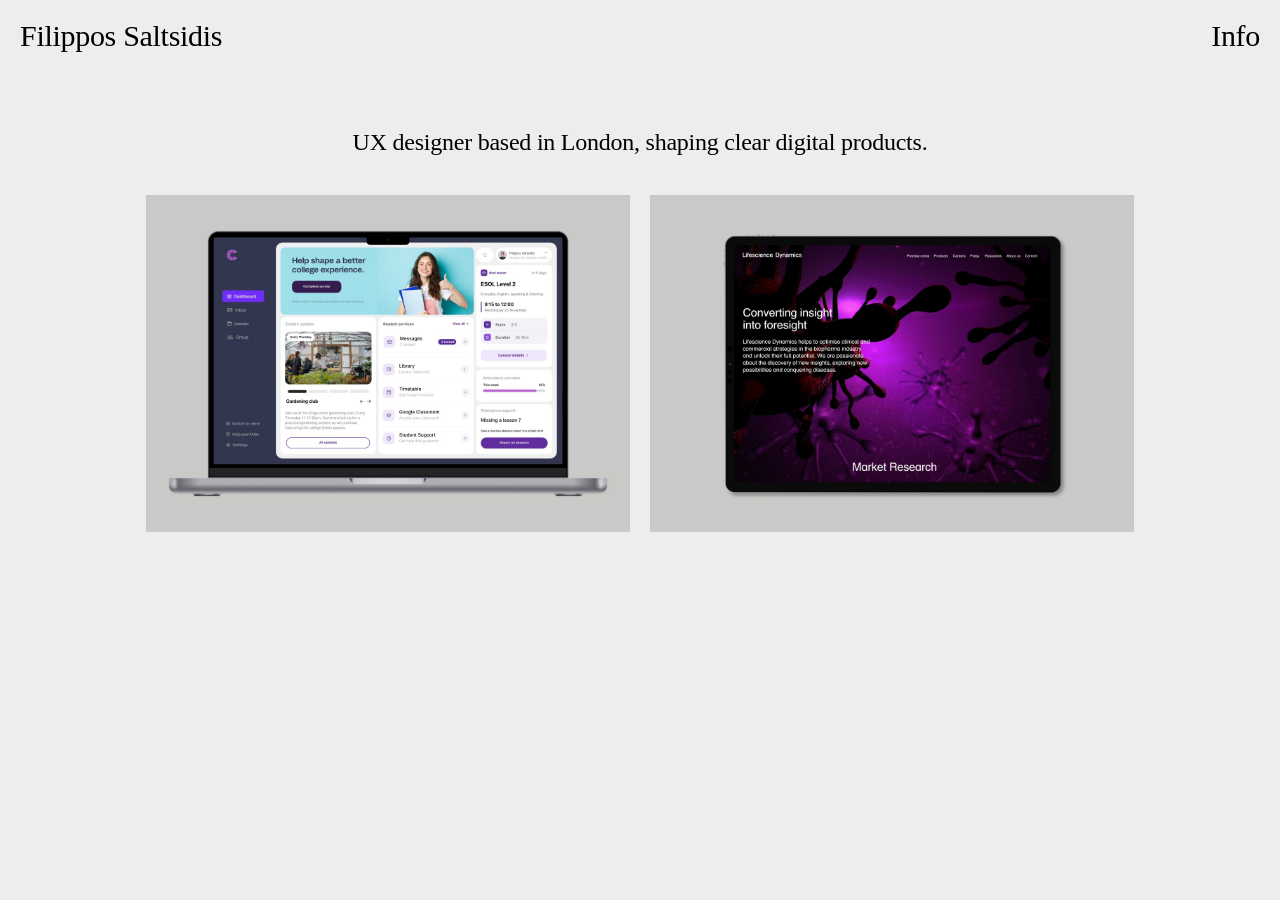
<file: index.html>
<!DOCTYPE html>
<html lang="en"><head><meta charset="utf-8">
<meta name="viewport" content="width=device-width,initial-scale=1">
<title>Filippos Saltsidis · UX/UI designer, London</title>
<meta name="description" content="Filippos Saltsidis is a London-based UX/UI designer. Selected work.">
<meta property="og:title" content="Filippos Saltsidis · UX/UI designer, London"><meta property="og:description" content="Filippos Saltsidis is a London-based UX/UI designer. Selected work.">
<link rel="icon" href="data:image/svg+xml,%3Csvg xmlns='http://www.w3.org/2000/svg' viewBox='0 0 64 64'%3E%3Crect width='64' height='64' rx='14' fill='%23000'/%3E%3Ctext x='32' y='44' font-family='Arial' font-weight='700' font-size='34' text-anchor='middle' fill='%23fff'%3EF%3C/text%3E%3C/svg%3E">
<link rel="icon" href="/favicon.svg" type="image/svg+xml">
<link rel="icon" href="/favicon.ico" sizes="48x48">
<link rel="apple-touch-icon" href="/apple-touch-icon.png">
<link rel="stylesheet" href="style.css?v=100">
</head><body class="home-page">
<header class="site-head"><a href="/">Filippos Saltsidis</a><a href="/about">Info</a></header>
<main>
<nav class="cats" aria-label="Project categories"><span>UX designer based in London, shaping clear digital products.</span></nav>
<div class="cards proj">
<a class="card" href="/work/dashboard"><div class="im"><img src="img/home/ccc-cover.jpg" alt="Redesigned Capital City College student dashboard shown on a laptop"></div><p class="cap"><span class="n">Capital City College</span><span class="c">,</span><span class="yr"> 2026</span></p></a>
<a class="card" href="/work/lifescience-dynamics"><div class="im"><img src="img/home/lsd-cover.jpg" alt="The Lifescience Dynamics website on a tablet"></div><p class="cap"><span class="n">Lifescience Dynamics</span><span class="c">,</span><span class="yr"> 2025</span></p></a>
</div>
<div class="home-end"></div>
</main>
<script>
(function(){
  var h=document.querySelector(".site-head"); if(!h) return;
  var hero=document.querySelector(".cs-hero"), last=window.scrollY, busy=false;
  function update(){
    var y=window.scrollY;
    if(y<=8){ h.classList.remove("hide"); last=y; }
    else if(Math.abs(y-last)>=6){
      h.classList.toggle("hide", y>last);
      last=y;
    }
    if(hero){ var bd=document.querySelector(".cs-body"); h.classList.toggle("over", bd.getBoundingClientRect().top > h.offsetHeight); }
    busy=false;
  }
  window.addEventListener("scroll",function(){ if(!busy){ busy=true; requestAnimationFrame(update); } },{passive:true});
  window.addEventListener("resize",update); update();
})();
</script>
</body></html>
</file>
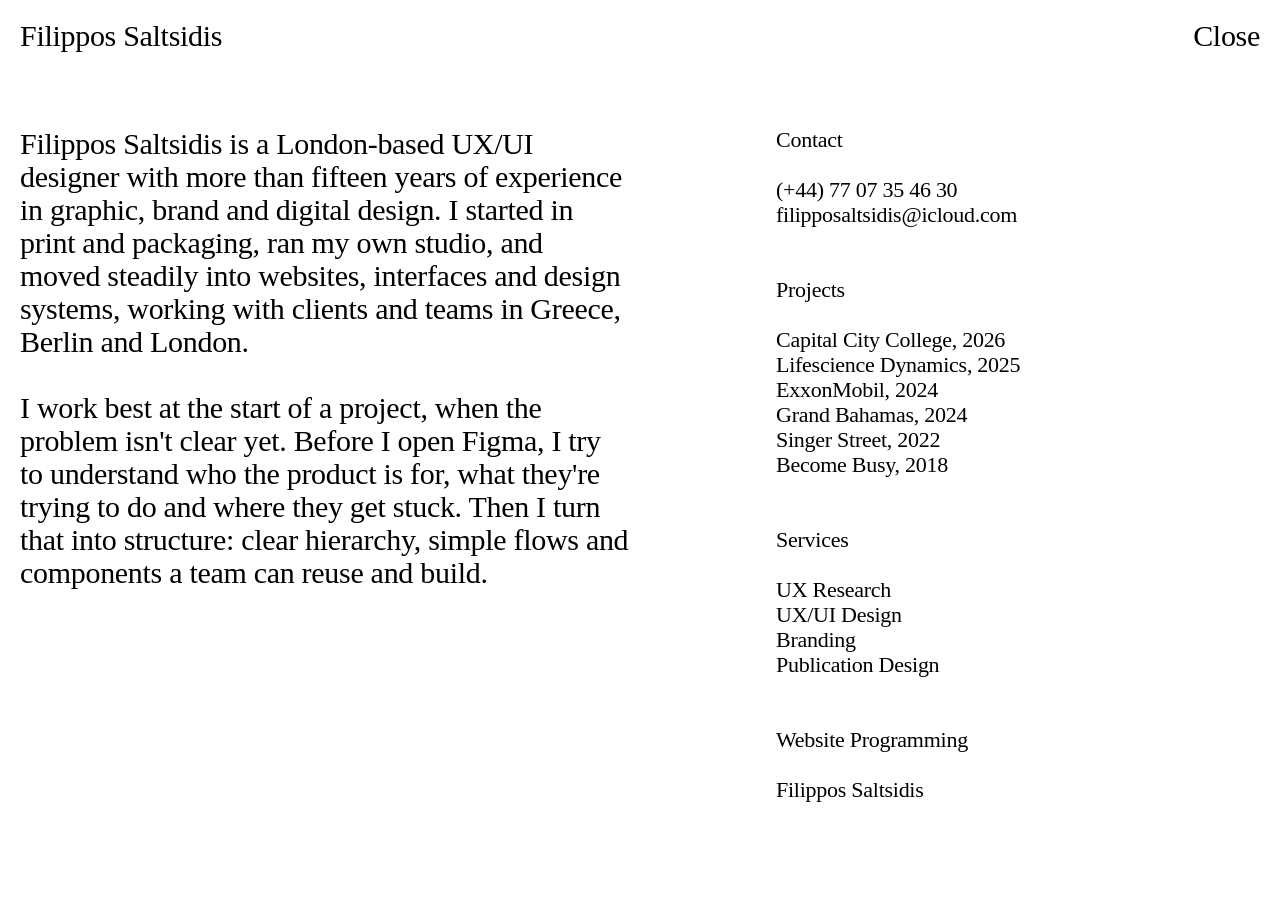
<file: about.html>
<!DOCTYPE html>
<html lang="en"><head><meta charset="utf-8">
<meta name="viewport" content="width=device-width,initial-scale=1">
<title>Info · Filippos Saltsidis</title>
<meta name="description" content="About Filippos Saltsidis, a London-based UX/UI designer.">
<meta property="og:title" content="Info · Filippos Saltsidis"><meta property="og:description" content="About Filippos Saltsidis, a London-based UX/UI designer.">
<link rel="icon" href="data:image/svg+xml,%3Csvg xmlns='http://www.w3.org/2000/svg' viewBox='0 0 64 64'%3E%3Crect width='64' height='64' rx='14' fill='%23000'/%3E%3Ctext x='32' y='44' font-family='Arial' font-weight='700' font-size='34' text-anchor='middle' fill='%23fff'%3EF%3C/text%3E%3C/svg%3E">
<link rel="icon" href="/favicon.svg" type="image/svg+xml">
<link rel="icon" href="/favicon.ico" sizes="48x48">
<link rel="apple-touch-icon" href="/apple-touch-icon.png">
<link rel="stylesheet" href="style.css?v=100">
</head><body class="about-page">
<main id="about-card" class="about-card" aria-label="About Filippos Saltsidis">
<div class="ac-head"><a class="ac-name" href="/">Filippos Saltsidis</a><a class="ac-close" href="/">Close</a></div>
<div class="ac-left">
<p>Filippos Saltsidis is a London-based UX/UI designer with more than fifteen years of experience in graphic, brand and digital design. I started in print and packaging, ran my own studio, and moved steadily into websites, interfaces and design systems, working with clients and teams in Greece, Berlin and London.</p>
<p>I work best at the start of a project, when the problem isn't clear yet. Before I open Figma, I try to understand who the product is for, what they're trying to do and where they get stuck. Then I turn that into structure: clear hierarchy, simple flows and components a team can reuse and build.</p>
</div>
<div class="ac-right">
<section><p>Contact</p>
<p><a href="tel:+447707354630">(+44) 77 07 35 46 30</a><br><a href="mailto:filipposaltsidis@icloud.com">filipposaltsidis@icloud.com</a></p></section>
<section><p>Projects</p>
<p>Capital City College, 2026<br>Lifescience Dynamics, 2025<br>ExxonMobil, 2024<br>Grand Bahamas, 2024<br>Singer Street, 2022<br>Become Busy, 2018</p></section>
<section><p>Services</p>
<p>UX Research<br>UX/UI Design<br>Branding<br>Publication Design</p></section>
<section><p>Website Programming</p>
<p>Filippos Saltsidis</p></section>
</div>
</main>
</body></html>
</file>
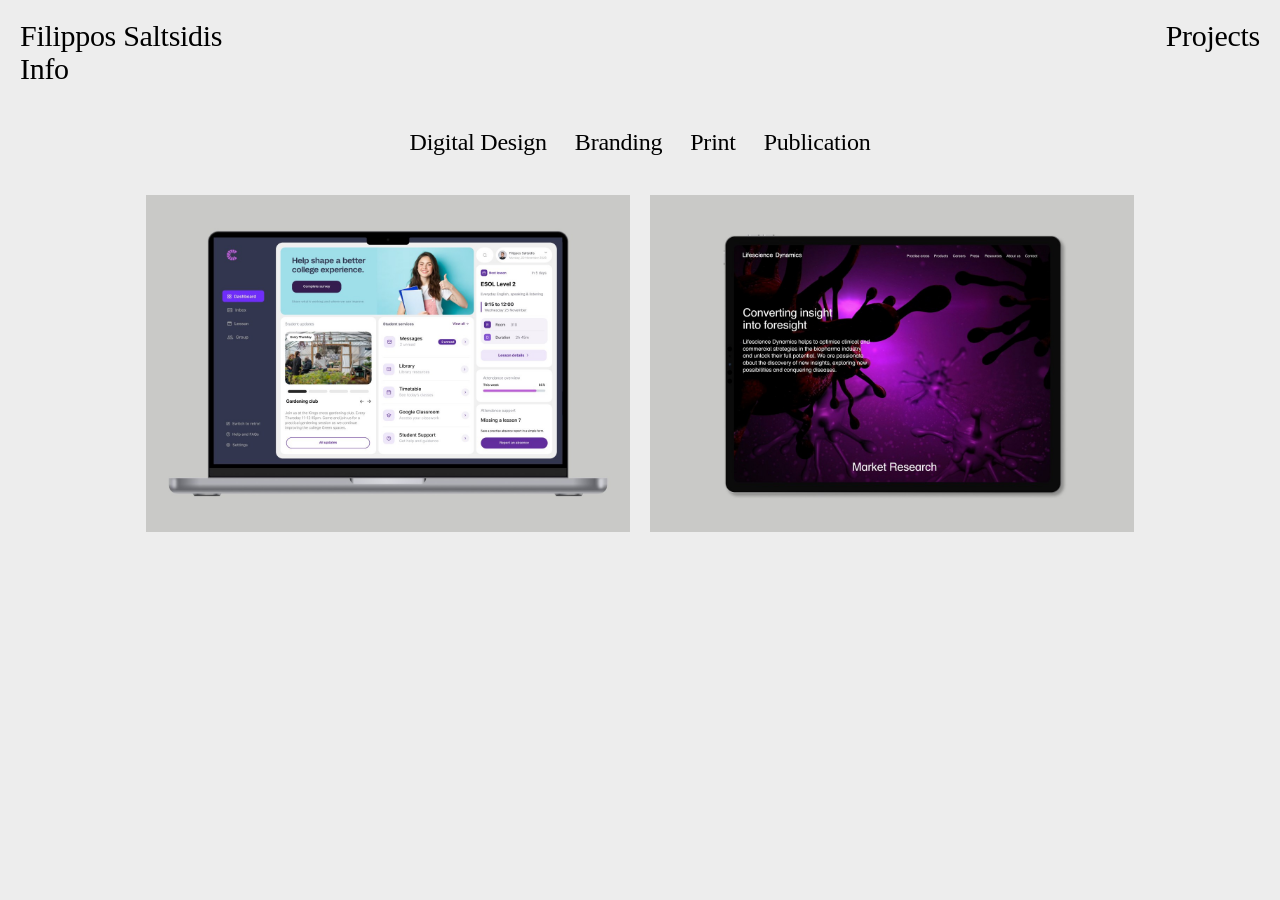
<file: projects.html>
<!DOCTYPE html>
<html lang="en"><head><meta charset="utf-8">
<meta name="viewport" content="width=device-width,initial-scale=1">
<title>Projects · Filippos Saltsidis</title>
<meta name="description" content="Selected UX/UI projects by Filippos Saltsidis.">
<meta property="og:title" content="Projects · Filippos Saltsidis"><meta property="og:description" content="Selected UX/UI projects by Filippos Saltsidis.">
<link rel="icon" href="data:image/svg+xml,%3Csvg xmlns='http://www.w3.org/2000/svg' viewBox='0 0 64 64'%3E%3Crect width='64' height='64' rx='14' fill='%23000'/%3E%3Ctext x='32' y='44' font-family='Arial' font-weight='700' font-size='34' text-anchor='middle' fill='%23fff'%3EF%3C/text%3E%3C/svg%3E">
<link rel="icon" href="/favicon.svg" type="image/svg+xml">
<link rel="icon" href="/favicon.ico" sizes="48x48">
<link rel="apple-touch-icon" href="/apple-touch-icon.png">
<link rel="stylesheet" href="style.css?v=67">
</head><body class="home-page">
<header class="site-head"><a href="/">Filippos Saltsidis</a><span aria-current="page">Projects</span><a href="/about">Info</a></header>
<main>
<nav class="cats" aria-label="Project categories"><span>Digital Design</span><span>Branding</span><span>Print</span><span>Publication</span></nav>
<div class="cards proj">
<a class="card" href="/work/dashboard"><div class="im"><img src="img/home/ccc-cover.jpg" alt="Redesigned Capital City College student dashboard shown on a laptop"></div><p class="cap"><span class="n">Capital City College</span><span class="c">,</span><span class="yr"> 2026</span></p></a>
<a class="card" href="/work/lifescience-dynamics"><div class="im"><img src="img/home/lsd-cover.jpg" alt="The Lifescience Dynamics website on a tablet"></div><p class="cap"><span class="n">Lifescience Dynamics</span><span class="c">,</span><span class="yr"> 2025</span></p></a>
</div>
<div class="home-end"></div>
</main>
<script>
(function(){
  var h=document.querySelector(".site-head"); if(!h) return;
  var hero=document.querySelector(".cs-hero"), last=window.scrollY, busy=false;
  function update(){
    var y=window.scrollY;
    if(y<=8){ h.classList.remove("hide"); last=y; }
    else if(Math.abs(y-last)>=6){
      h.classList.toggle("hide", y>last);
      last=y;
    }
    if(hero){ var bd=document.querySelector(".cs-body"); h.classList.toggle("over", bd.getBoundingClientRect().top > h.offsetHeight); }
    busy=false;
  }
  window.addEventListener("scroll",function(){ if(!busy){ busy=true; requestAnimationFrame(update); } },{passive:true});
  window.addEventListener("resize",update); update();
})();
</script>
</body></html>
</file>
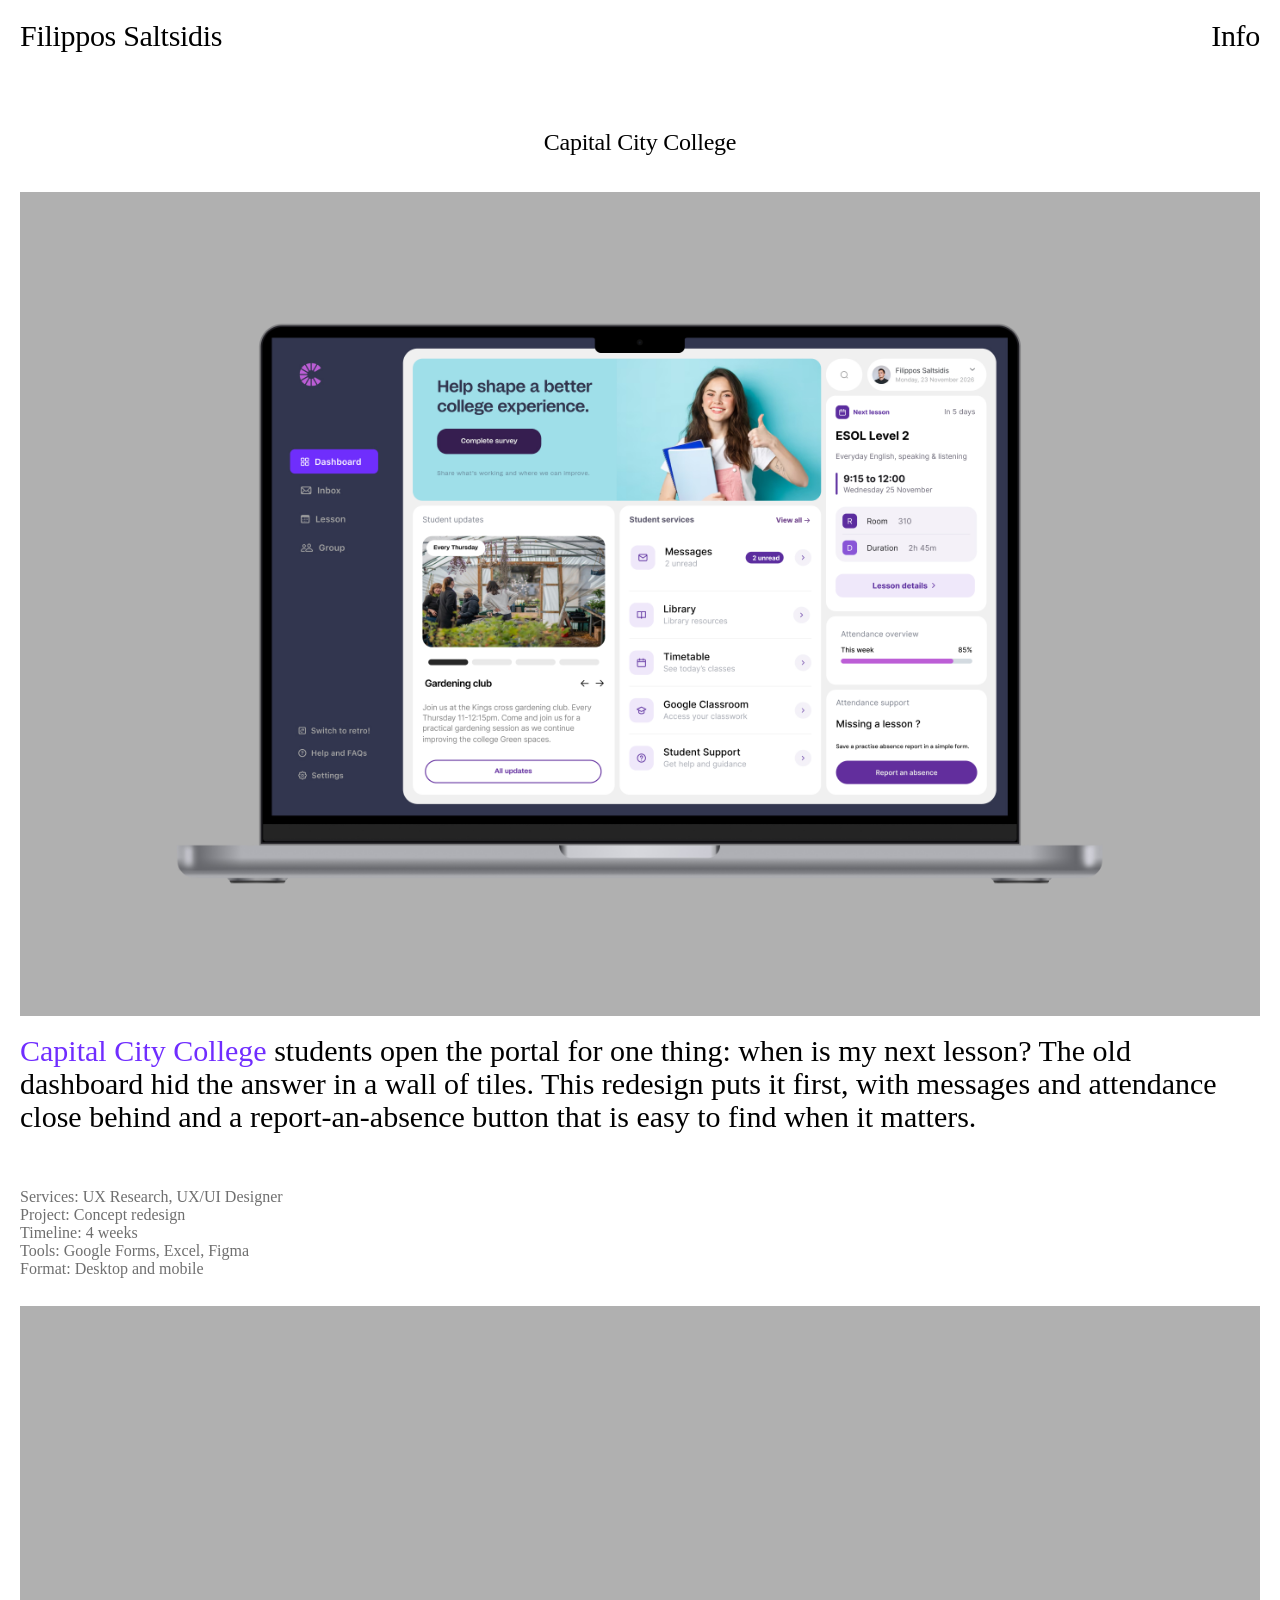
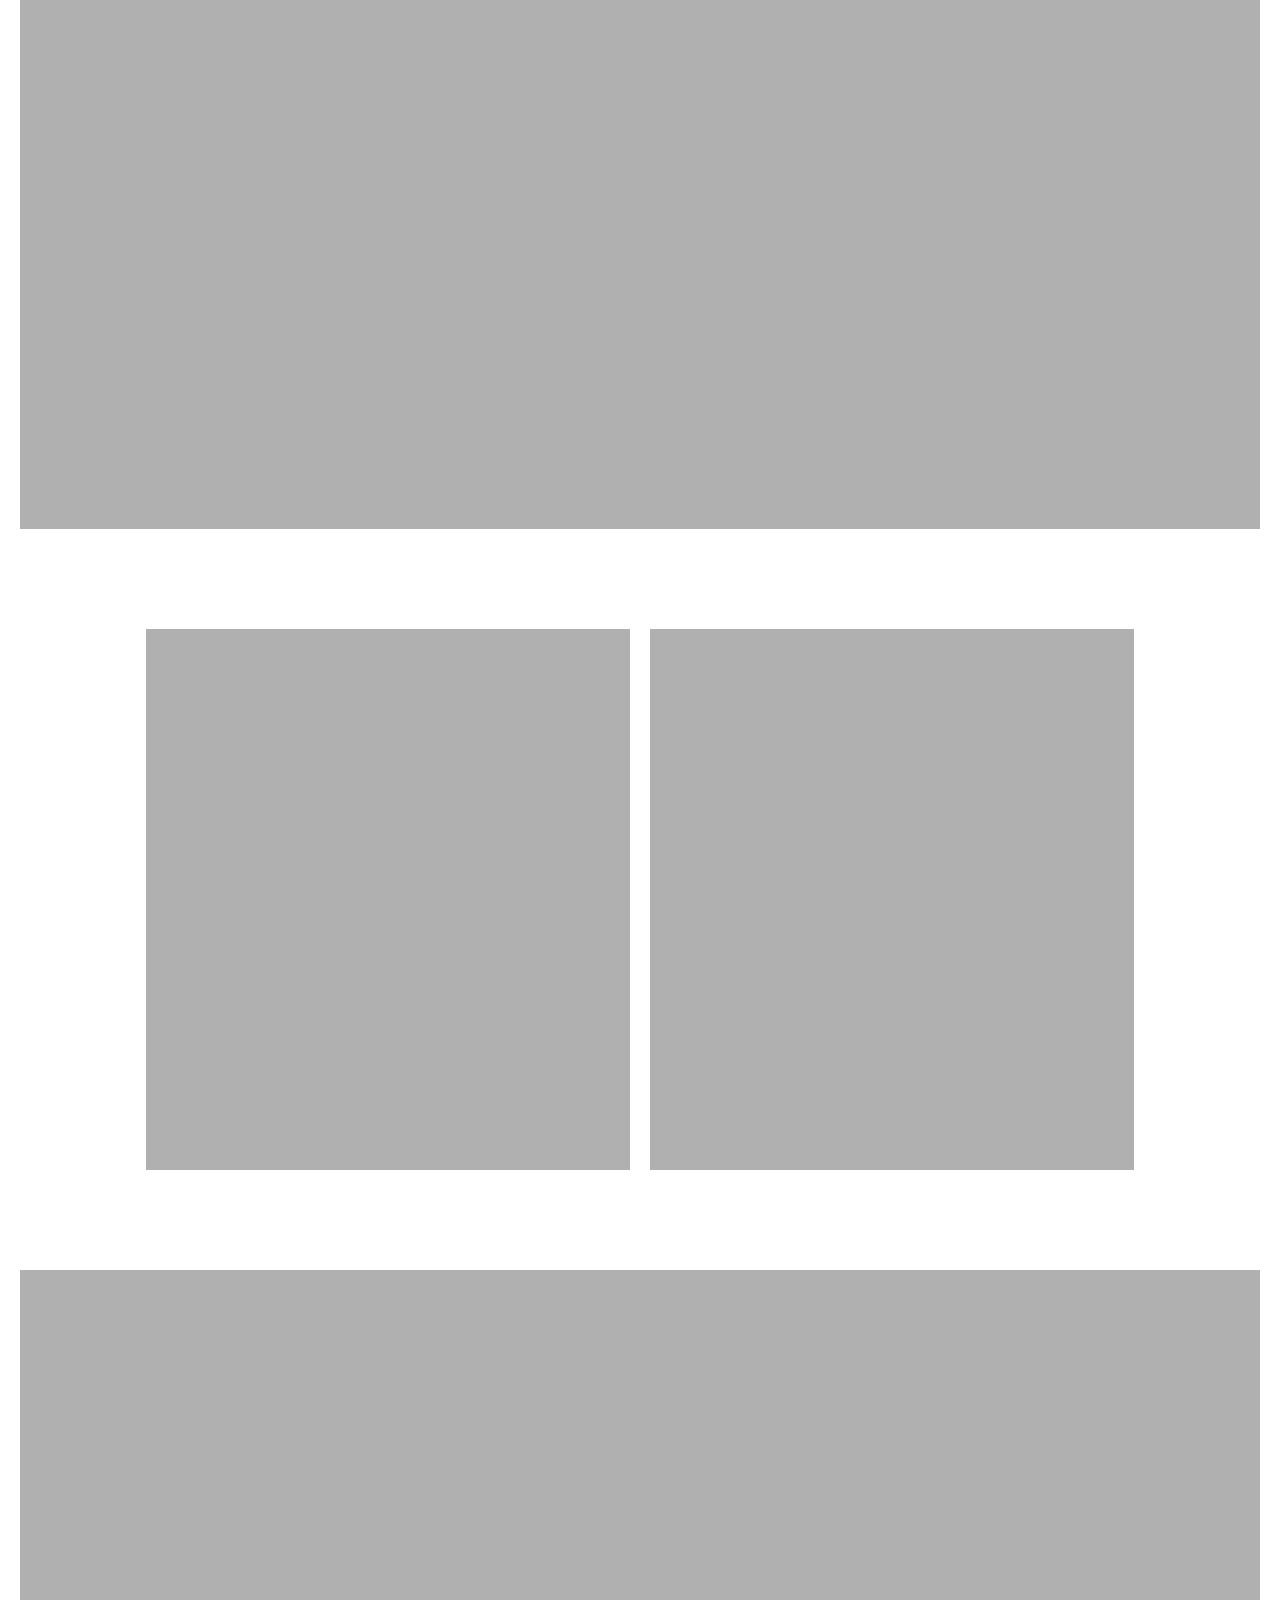
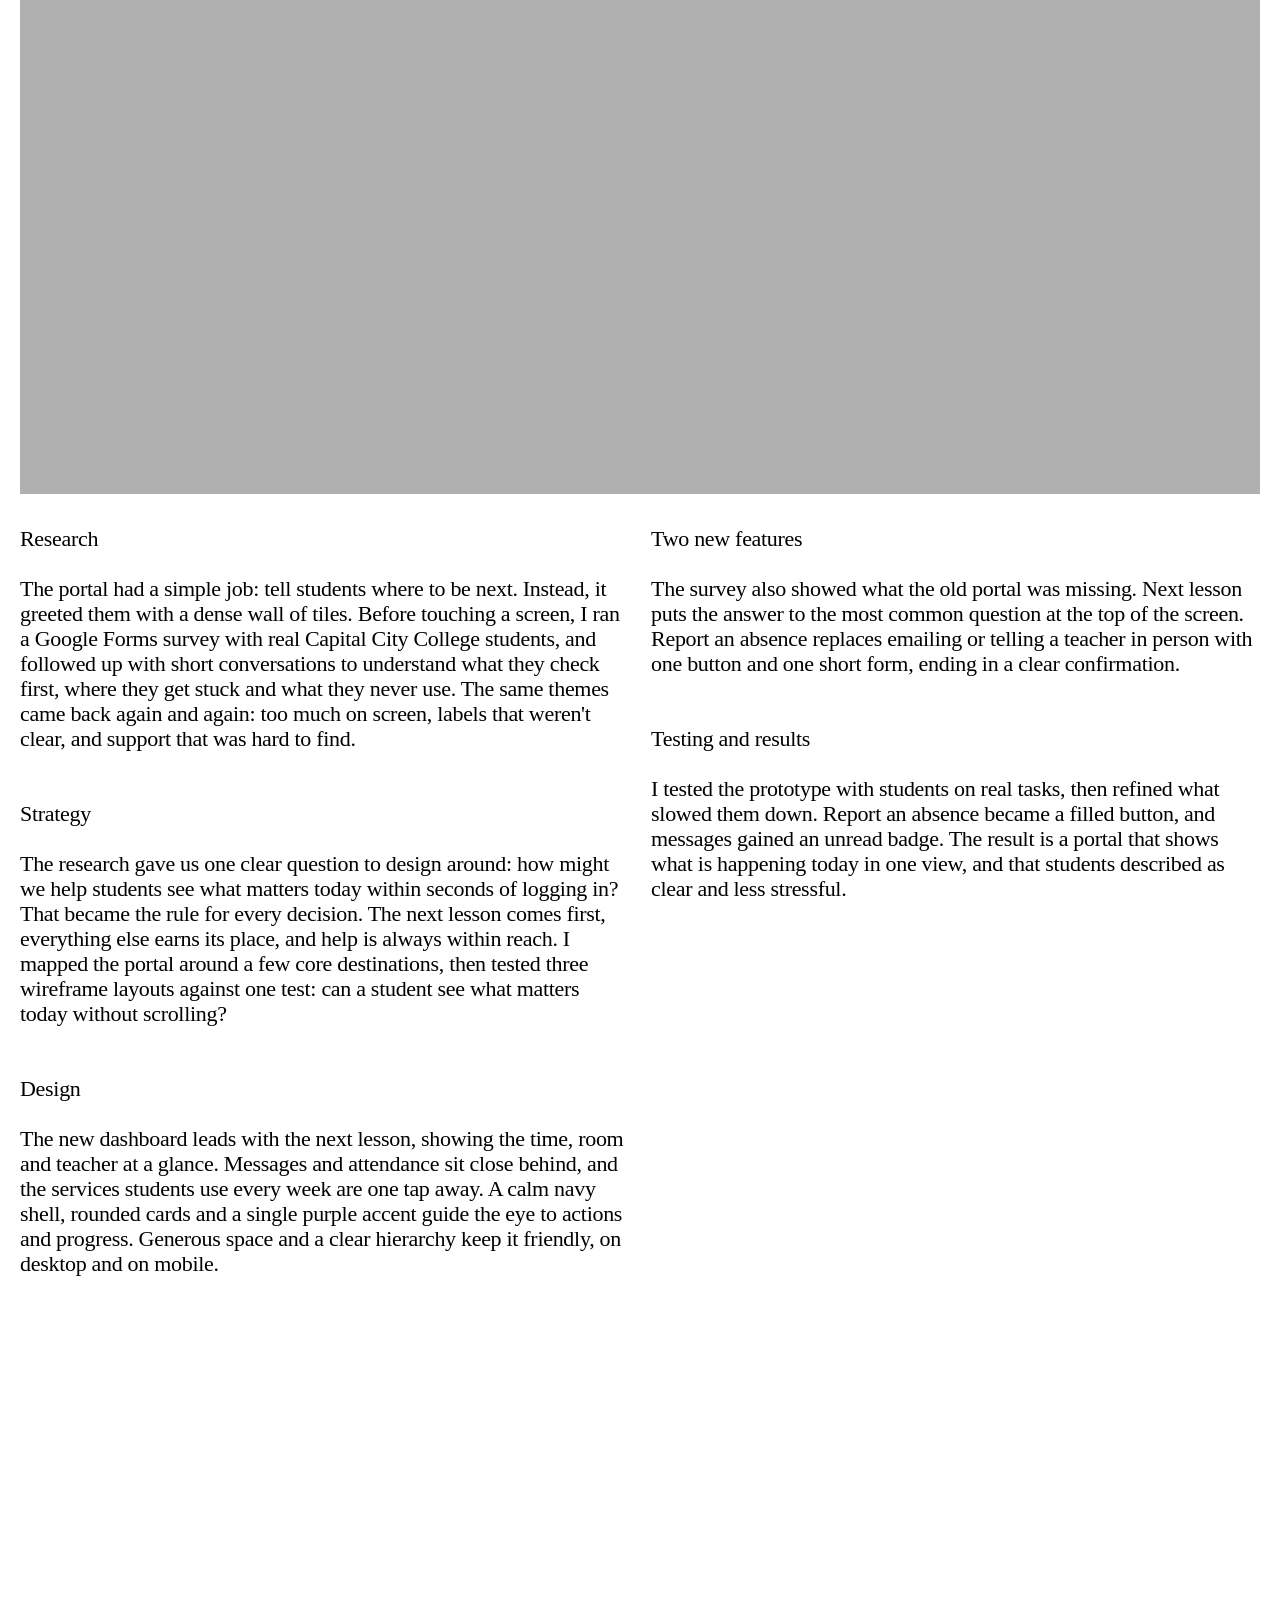
<file: work/dashboard.html>
<!DOCTYPE html>
<html lang="en"><head><meta charset="utf-8">
<meta name="viewport" content="width=device-width,initial-scale=1">
<title>Capital City College · Filippos Saltsidis</title>
<meta name="description" content="Capital City College student dashboard redesign: a UX/UI concept project.">
<meta property="og:title" content="Capital City College · Filippos Saltsidis"><meta property="og:description" content="Capital City College student dashboard redesign: a UX/UI concept project.">
<link rel="icon" href="data:image/svg+xml,%3Csvg xmlns='http://www.w3.org/2000/svg' viewBox='0 0 64 64'%3E%3Crect width='64' height='64' rx='14' fill='%23000'/%3E%3Ctext x='32' y='44' font-family='Arial' font-weight='700' font-size='34' text-anchor='middle' fill='%23fff'%3EF%3C/text%3E%3C/svg%3E">
<link rel="icon" href="/favicon.svg" type="image/svg+xml">
<link rel="icon" href="/favicon.ico" sizes="48x48">
<link rel="apple-touch-icon" href="/apple-touch-icon.png">
<link rel="stylesheet" href="../style.css?v=100">
</head><body class="cspage">
<header class="site-head over"><a href="/">Filippos Saltsidis</a><a href="/about">Info</a></header>
<main>
<nav class="cats cs-cats" aria-label="Project title"><span>Capital City College</span></nav>
<div class="cs-hero fit"><img src="../img/ccc-hero.jpg" alt="The redesigned dashboard: next lesson, student services, attendance overview and the report an absence button"></div>
<div class="cs-body">
<h1 class="sr">Capital City College</h1>
<div class="cs-lead">
<p id="lead"><span class="nm">Capital City College</span> students open the portal for one thing: when is my next lesson? The old dashboard hid the answer in a wall of tiles. This redesign puts it first, with messages and attendance close behind and a report-an-absence button that is easy to find when it matters.</p>
<button class="more" type="button" aria-controls="lead" aria-expanded="false" hidden>read more</button>
</div>
<ul class="cs-meta">
<li>Services: UX Research, UX/UI Designer</li>
<li>Project: Concept redesign</li>
<li>Timeline: 4 weeks</li>
<li>Tools: Google Forms, Excel, Figma</li>
<li>Format: Desktop and mobile</li>
</ul>
<div class="cs-blocks">
<!-- Placeholders from the Figma layout: replace with project images -->
<div class="blk b2" role="presentation"></div>
<div class="pair"><div class="blk" role="presentation"></div><div class="blk" role="presentation"></div></div>
<div class="blk b3" role="presentation"></div>
</div>
<section class="cs-story">
<div class="col">
<div class="row"><h2>Research</h2><p>The portal had a simple job: tell students where to be next. Instead, it greeted them with a dense wall of tiles. Before touching a screen, I ran a Google Forms survey with real Capital City College students, and followed up with short conversations to understand what they check first, where they get stuck and what they never use. The same themes came back again and again: too much on screen, labels that weren't clear, and support that was hard to find.</p></div>
<div class="row"><h2>Strategy</h2><p>The research gave us one clear question to design around: how might we help students see what matters today within seconds of logging in? That became the rule for every decision. The next lesson comes first, everything else earns its place, and help is always within reach. I mapped the portal around a few core destinations, then tested three wireframe layouts against one test: can a student see what matters today without scrolling?</p></div>
<div class="row"><h2>Design</h2><p>The new dashboard leads with the next lesson, showing the time, room and teacher at a glance. Messages and attendance sit close behind, and the services students use every week are one tap away. A calm navy shell, rounded cards and a single purple accent guide the eye to actions and progress. Generous space and a clear hierarchy keep it friendly, on desktop and on mobile.</p></div>
</div>
<div class="col">
<div class="row"><h2>Two new features</h2><p>The survey also showed what the old portal was missing. Next lesson puts the answer to the most common question at the top of the screen. Report an absence replaces emailing or telling a teacher in person with one button and one short form, ending in a clear confirmation.</p></div>
<div class="row"><h2>Testing and results</h2><p>I tested the prototype with students on real tasks, then refined what slowed them down. Report an absence became a filled button, and messages gained an unread badge. The result is a portal that shows what is happening today in one view, and that students described as clear and less stressful.</p></div>
</div>
</section>
<div class="cs-end"></div>
</div>
</main>
<script>
(function(){
  var p=document.getElementById("lead"), b=document.querySelector(".more");
  if(!p||!b) return;
  function check(){
    if(p.classList.contains("open")) return;
    p.classList.add("clamp");
    b.hidden = !(p.scrollHeight > p.clientHeight + 1);
  }
  b.addEventListener("click",function(){
    var open=p.classList.toggle("open");
    p.classList.toggle("clamp",!open);
    b.setAttribute("aria-expanded",open);
    b.textContent=open?"read less":"read more";
  });
  check(); window.addEventListener("resize",check);
  if(document.fonts&&document.fonts.ready) document.fonts.ready.then(check);
})();
</script>
<script>
(function(){
  var h=document.querySelector(".site-head"); if(!h) return;
  var hero=document.querySelector(".cs-hero"), last=window.scrollY, busy=false;
  function update(){
    var y=window.scrollY;
    if(y<=8){ h.classList.remove("hide"); last=y; }
    else if(Math.abs(y-last)>=6){
      h.classList.toggle("hide", y>last);
      last=y;
    }
    if(hero){ var bd=document.querySelector(".cs-body"); h.classList.toggle("over", bd.getBoundingClientRect().top > h.offsetHeight); }
    busy=false;
  }
  window.addEventListener("scroll",function(){ if(!busy){ busy=true; requestAnimationFrame(update); } },{passive:true});
  window.addEventListener("resize",update); update();
})();
</script>
</body></html>
</file>
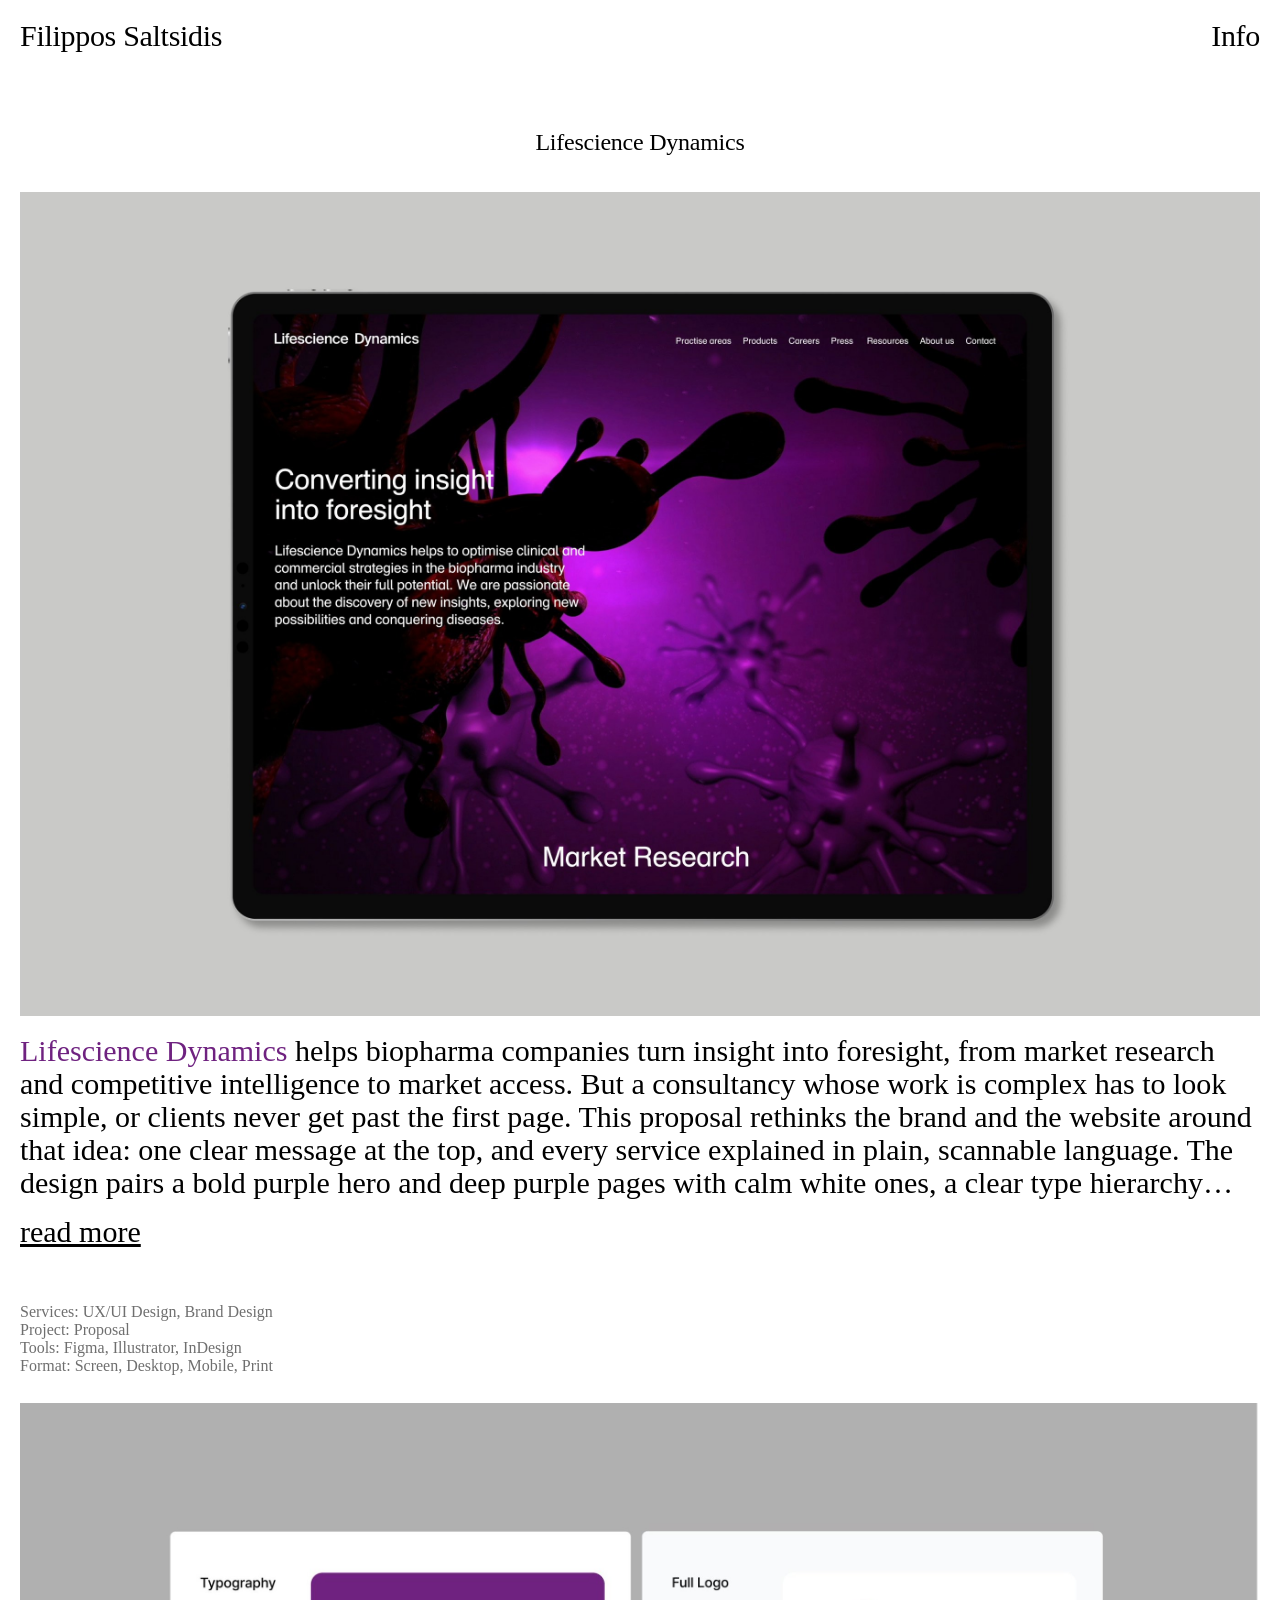
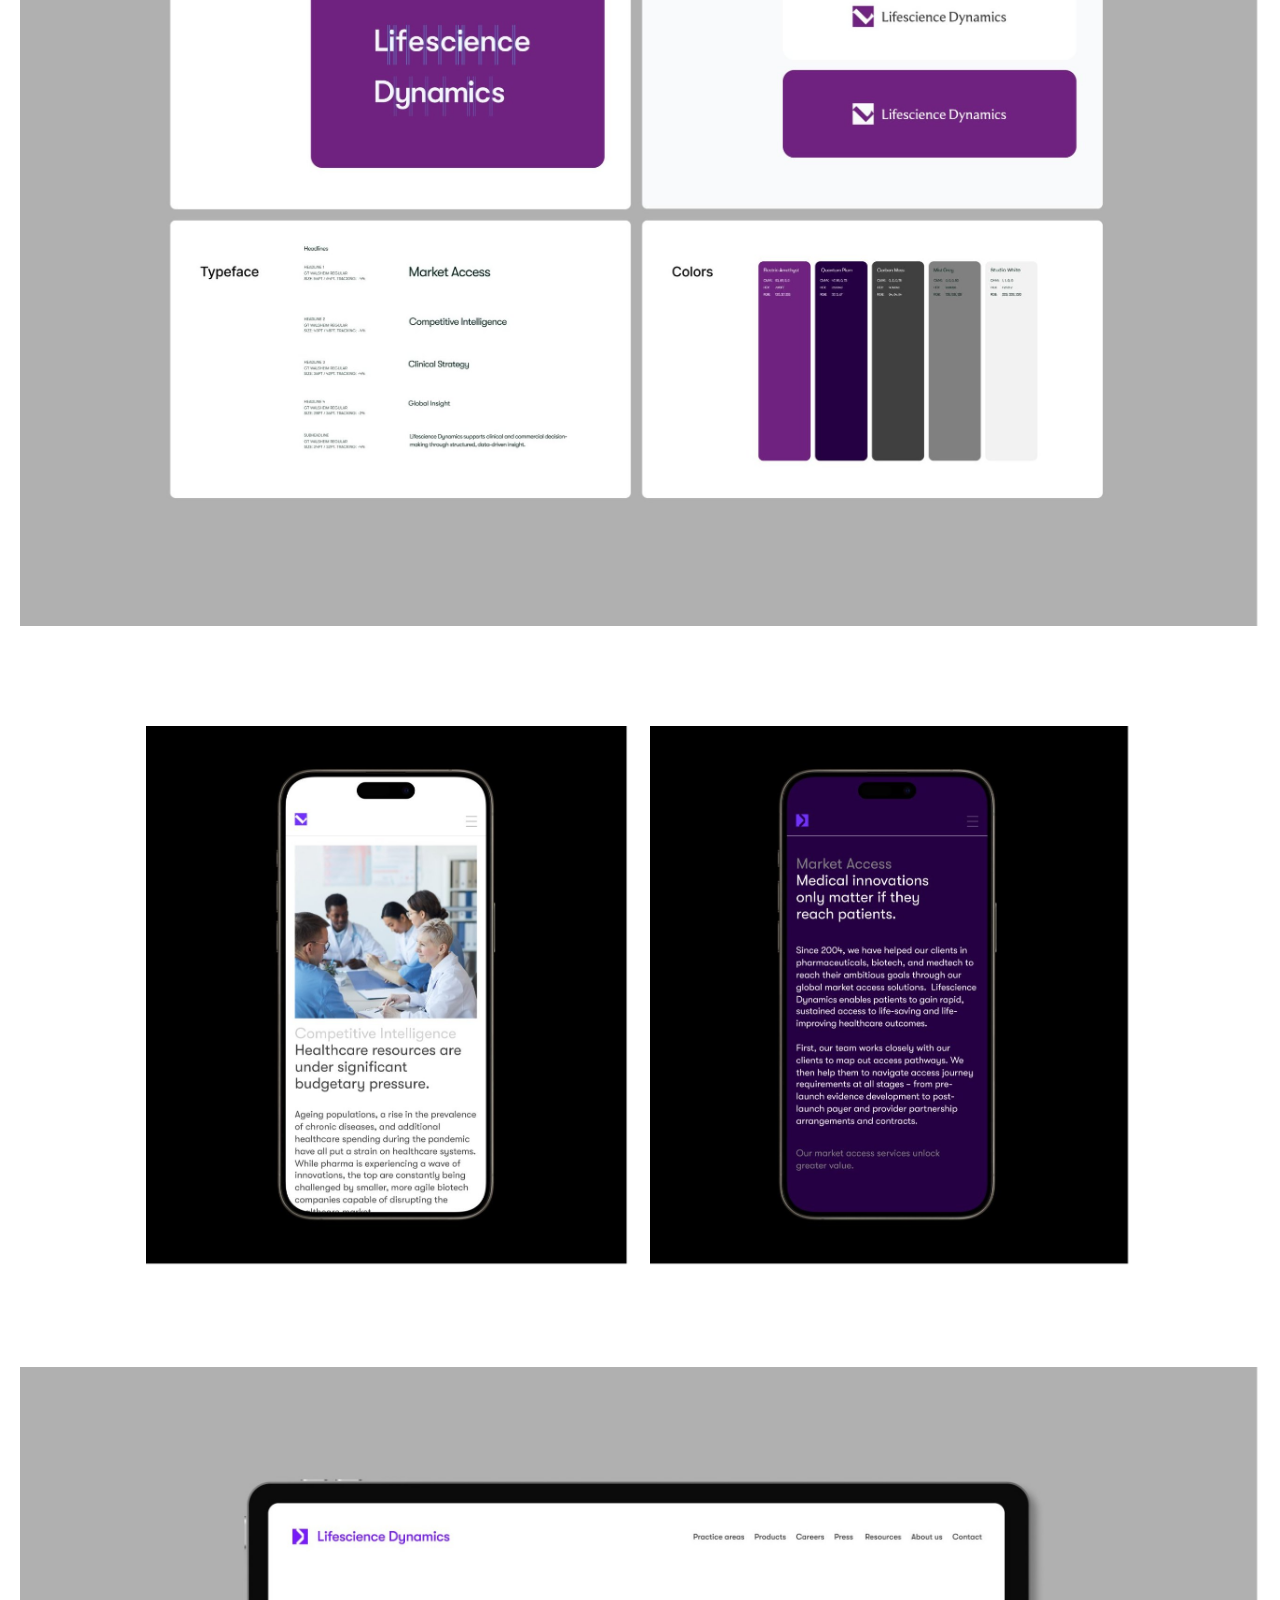
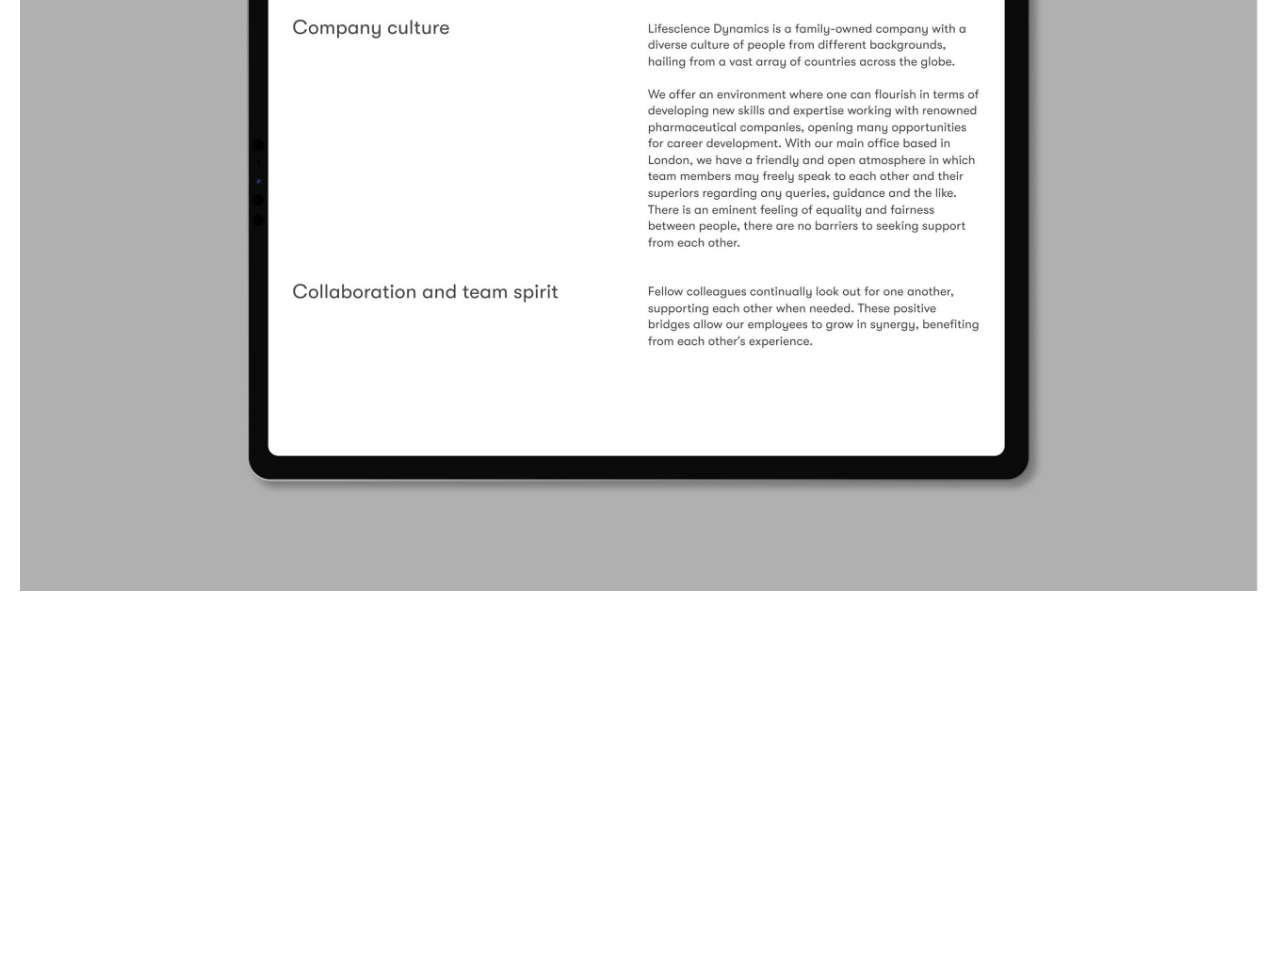
<file: work/lifescience-dynamics.html>
<!DOCTYPE html>
<html lang="en"><head><meta charset="utf-8">
<meta name="viewport" content="width=device-width,initial-scale=1">
<title>Lifescience Dynamics · Filippos Saltsidis</title>
<meta name="description" content="Lifescience Dynamics: a brand and responsive website proposal.">
<meta property="og:title" content="Lifescience Dynamics · Filippos Saltsidis"><meta property="og:description" content="Lifescience Dynamics: a brand and responsive website proposal.">
<link rel="icon" href="data:image/svg+xml,%3Csvg xmlns='http://www.w3.org/2000/svg' viewBox='0 0 64 64'%3E%3Crect width='64' height='64' rx='14' fill='%23000'/%3E%3Ctext x='32' y='44' font-family='Arial' font-weight='700' font-size='34' text-anchor='middle' fill='%23fff'%3EF%3C/text%3E%3C/svg%3E">
<link rel="icon" href="/favicon.svg" type="image/svg+xml">
<link rel="icon" href="/favicon.ico" sizes="48x48">
<link rel="apple-touch-icon" href="/apple-touch-icon.png">
<link rel="stylesheet" href="../style.css?v=100">
</head><body class="cspage lsd">
<header class="site-head over"><a href="/">Filippos Saltsidis</a><a href="/about">Info</a></header>
<main>
<nav class="cats cs-cats" aria-label="Project title"><span>Lifescience Dynamics</span></nav>
<div class="cs-hero fit lsd"><img src="../img/lsd-hero-2.jpg" alt="The Lifescience Dynamics website on a tablet: Converting insight into foresight"></div>
<div class="cs-body">
<h1 class="sr">Lifescience Dynamics</h1>
<div class="cs-lead">
<p id="lead"><span class="nm">Lifescience Dynamics</span> helps biopharma companies turn insight into foresight, from market research and competitive intelligence to market access. But a consultancy whose work is complex has to look simple, or clients never get past the first page. This proposal rethinks the brand and the website around that idea: one clear message at the top, and every service explained in plain, scannable language. <br><br>The design pairs a bold purple hero and deep purple pages with calm white ones, a clear type hierarchy where a short statement leads and the detail follows, and a 12-column grid that holds the desktop, tablet and mobile layouts together. Even dense content, like the list of medical conferences, becomes a clean table that stays easy to read on a phone.</p>
<button class="more" type="button" aria-controls="lead" aria-expanded="false" hidden>read more</button>
</div>
<ul class="cs-meta">
<li>Services: UX/UI Design, Brand Design</li>
<li>Project: Proposal</li>
<li>Tools: Figma, Illustrator, InDesign</li>
<li>Format: Screen, Desktop, Mobile, Print</li>
</ul>
<div class="cs-blocks">
<div class="blk b2"><img src="../img/lsd-brand.jpg" alt="Lifescience Dynamics brand system: typography, full logo, typeface and colours" loading="lazy"></div>
<div class="pair"><div class="blk"><img src="../img/lsd-mobile-a.jpg" alt="Mobile screen, light theme: Competitive Intelligence" loading="lazy"></div><div class="blk"><img src="../img/lsd-mobile-b.jpg" alt="Mobile screen, dark purple theme: Market Access" loading="lazy"></div></div>
<div class="blk b3"><img src="../img/lsd-tablet.jpg" alt="Tablet screen: Company culture page" loading="lazy"></div>
</div>
<div class="cs-end"></div>
</div>
</main>
<script>
(function(){
  var p=document.getElementById("lead"), b=document.querySelector(".more");
  if(!p||!b) return;
  function check(){
    if(p.classList.contains("open")) return;
    p.classList.add("clamp");
    b.hidden = !(p.scrollHeight > p.clientHeight + 1);
  }
  b.addEventListener("click",function(){
    var open=p.classList.toggle("open");
    p.classList.toggle("clamp",!open);
    b.setAttribute("aria-expanded",open);
    b.textContent=open?"read less":"read more";
  });
  check(); window.addEventListener("resize",check);
  if(document.fonts&&document.fonts.ready) document.fonts.ready.then(check);
})();
</script>
<script>
(function(){
  var h=document.querySelector(".site-head"); if(!h) return;
  var hero=document.querySelector(".cs-hero"), last=window.scrollY, busy=false;
  function update(){
    var y=window.scrollY;
    if(y<=8){ h.classList.remove("hide"); last=y; }
    else if(Math.abs(y-last)>=6){
      h.classList.toggle("hide", y>last);
      last=y;
    }
    if(hero){ var bd=document.querySelector(".cs-body"); h.classList.toggle("over", bd.getBoundingClientRect().top > h.offsetHeight); }
    busy=false;
  }
  window.addEventListener("scroll",function(){ if(!busy){ busy=true; requestAnimationFrame(update); } },{passive:true});
  window.addEventListener("resize",update); update();
})();
</script>
</body></html>
</file>
<file: style.css>
/* Portfolio v9: built from the Figma v2 designs (1440 wide). Type: Inter Medium (open licence, self-hosted). */
@font-face{font-family:"Inter";font-weight:500;font-style:normal;font-display:swap;src:url("fonts/Inter-Medium.woff") format("woff")}
*,*::before,*::after{box-sizing:border-box}
html{-webkit-text-size-adjust:100%}
body{--bg:#EDEDED;margin:0;background:var(--bg);color:#000;font-family:Inter,Helvetica,Arial,sans-serif;font-weight:500;font-size:16px;line-height:21px;min-height:100vh;min-height:100svh;display:flex;flex-direction:column;-webkit-font-smoothing:antialiased;text-rendering:optimizeLegibility}
body.cspage{--bg:#fff}
a{color:inherit;text-decoration:none}
a:focus-visible,button:focus-visible{outline:2px solid currentColor;outline-offset:4px}
img{display:block;max-width:100%}
p,ul,h1,h2{margin:0;padding:0}
ul{list-style:none}
main{flex:1}

/* ---------- header: hides on scroll down, returns on scroll up ---------- */
.site-head{position:fixed;top:0;left:0;right:0;z-index:10;display:flex;justify-content:space-between;padding:16px 20px 12px;font-family:"Times New Roman",Times,"Liberation Serif",serif;font-weight:400;font-size:22px;line-height:25px;letter-spacing:-.26px;background:var(--bg);transition:transform .3s ease,background-color .2s ease,color .2s ease}
.site-head.hide{transform:translateY(-100%)}
.site-head:focus-within{transform:none}
@media(max-width:767px){.site-head.over{background:transparent;color:#fff}}
@media(prefers-reduced-motion:reduce){.site-head{transition:none}}

/* ---------- home ---------- */
.cards{display:grid;grid-template-columns:1fr;gap:34px;padding:0 20px;margin-top:83px}
.card{display:block}
.card .im{aspect-ratio:690/480;background:#C9C9C8;overflow:hidden}
.card .im img{width:100%;height:100%;object-fit:cover}
.card .cap{margin-top:8px}
.home-end{height:70px}
.slider{display:none}
.cats{display:flex;flex-wrap:wrap;justify-content:center;gap:0 20px;padding:83px 20px 0;font-family:"Times New Roman",Times,"Liberation Serif",serif;font-size:22px;line-height:25px;letter-spacing:-.26px}
.cards.proj{margin-top:28px}
.cs-cats{display:none}
.card .cap .yr{display:inline}

/* ---------- case study ---------- */
.cs-hero{position:relative;z-index:0;width:100%;height:250px;background:#B0B0B0;overflow:hidden}
.cs-body{position:relative;z-index:1;background:var(--bg);display:flow-root}
.cs-hero img{display:block;width:100%;height:100%;object-fit:cover}
.cs-hero.fit img{object-fit:contain}
.sr{position:absolute;width:1px;height:1px;overflow:hidden;clip:rect(0 0 0 0);white-space:nowrap}
.nm{color:#702DFF}
.cs-lead{padding:0 20px;margin-top:14px;font-family:"Times New Roman",Times,"Liberation Serif",serif;font-weight:400;font-size:22px;line-height:25px;letter-spacing:-.26px}
.cs-lead p.clamp br{display:none}
.cs-lead p.clamp{display:-webkit-box;-webkit-line-clamp:5;-webkit-box-orient:vertical;overflow:hidden}
.more{display:inline-block;padding:0;margin:16px 0 0;background:none;border:0;font:inherit;color:inherit;text-decoration:underline;cursor:pointer}
.more[hidden]{display:none}
.cs-meta{padding:0 20px;margin-top:34px;font-family:"Times New Roman",Times,"Liberation Serif",serif;font-weight:400;font-size:16px;line-height:18px;letter-spacing:0;color:#6F6F6F}
.cs-blocks{padding:0 20px;margin-top:12px}
.blk{width:100%;margin:0 0 25px;background:#B0B0B0;overflow:hidden}
.blk.b2{aspect-ratio:1400/930}
.blk>img{display:block;width:100%;height:100%;object-fit:cover}
.lsd .nm{color:#6F2280}
.cs-hero.lsd{background:#C9C9C8}
.blk.b3{aspect-ratio:1400/930;position:relative}
.singer .blk.b3{aspect-ratio:1400/930}
.blk.b3 video{position:absolute;left:0;width:100%;height:auto;top:50%;transform:translateY(-50%);display:block}
.pair{display:grid;grid-template-columns:1fr 1fr;gap:5px;margin:0 10.1429% 25px}
.cs-story{padding:0 20px;margin-top:15px}
.cs-story .row{margin:0 0 50px}
.cs-story h2{font-family:"Times New Roman",Times,"Liberation Serif",serif;font-weight:400;font-size:22px;line-height:25px;letter-spacing:-.26px;color:#000;margin:0 0 25px}
.cs-story p{font-family:"Times New Roman",Times,"Liberation Serif",serif;font-size:22px;line-height:25px;letter-spacing:-.26px;margin:0}
.pair .blk{aspect-ratio:548/612;margin:0}
.cs-end{height:50px}

@media(min-width:768px){
 .cs-cats{display:flex}
 .cs-hero{position:relative;height:auto;aspect-ratio:1400/930;min-height:0;margin:35.5px 20px 0;width:auto}
 .cs-story{margin-top:0}
 .cs-lead{letter-spacing:0}
 .cs-story h2,.cs-story p{letter-spacing:-.3px}
 .card .cap{font-size:22px;line-height:25px}
 .site-head{font-size:30px;line-height:33px;letter-spacing:-.3px;padding:19.4px 20px 12px}
 .lsd .blk.b3{aspect-ratio:1400/930}
 body{font-size:18px;line-height:23.5px}
 .site-head{display:grid;grid-template-columns:1fr auto;padding:19.4px 20px 12px}
 .cards{grid-template-columns:1fr 1fr;gap:65.057px 20px;margin-top:103px}
 .card .cap{margin-top:16px}
 .home-end{height:123px}
 .cards.full{display:none}
 .slider{display:block;width:60.5%;margin:147px auto 0}
 .slides{position:relative;aspect-ratio:690/480;background:#C9C9C8;overflow:hidden}
 .slide{position:absolute;inset:0;opacity:0;transition:opacity .6s ease}
 .slide.is-on{opacity:1}
 .slide img{width:100%;height:100%;object-fit:cover}
 .slide-cap{margin-top:43px;text-align:center;letter-spacing:-.25px;font-family:"Times New Roman",Times,"Liberation Serif",serif;font-size:30px;line-height:33px;transition:opacity .25s ease}
 .slide-cap.swap{opacity:0}
 .cats{gap:0 28px;padding:129px 20px 0;font-size:24px;line-height:27.5px;letter-spacing:-.24px}
 .cards.proj{gap:20px;padding:0 calc(20px + (100% - 40px)*.101429);margin-top:38.5px}
 .slider+.home-end,.cards.full+.home-end{height:100px}
 .ab{grid-template-columns:50.893% 1fr;gap:0;padding:103px 20px 80px}
 .ab .col1{max-width:690px}
 .ab p{margin-bottom:23.5px}
 .cs-lead{margin-top:18px;font-size:30px;line-height:33px}
 .cs-meta{font-size:16px;line-height:18px;margin-top:55px}
 .cs-blocks{margin-top:28px}
 .cs-blocks>.blk:last-child{margin-bottom:32px}
 .blk,.pair{margin-bottom:100px}
 .pair{margin-left:10.1429%;margin-right:10.1429%;gap:20px}
 .cs-story{display:grid;grid-template-columns:50.893% 1fr}
 .cs-story .col:first-child{padding-right:20px}
 .cs-end{height:344px}
}

/* Projects page: on hover the thumbnail turns white and shows the title (devices with a mouse) */
@media(min-width:768px) and (hover:hover){
 .cards.proj .card{position:relative;display:block}
 .cards.proj .card .im img{transition:opacity .2s ease}
 .cards.proj .card .im{background:#C9C9C8;transition:background-color .2s ease}
 .cards.proj .cap{position:absolute;inset:0;margin:0;font-size:22px;line-height:25px;letter-spacing:0;display:flex;flex-direction:column;align-items:center;justify-content:center;text-align:center;opacity:0;transition:opacity .2s ease;pointer-events:none}
 .cards.proj .cap .n,.cards.proj .cap .yr{display:block}
 .cards.proj .cap .c{display:none}
 .cards.proj .card:hover .im,.cards.proj .card:focus-visible .im{background:#fff}
 .cards.proj .card:hover .im img,.cards.proj .card:focus-visible .im img{opacity:0}
 .cards.proj .card:hover .cap,.cards.proj .card:focus-visible .cap{opacity:1}
}

/* ---------- About card: slides in from the right ---------- */
.about-card{position:relative;min-height:100vh;box-sizing:border-box;background:#fff;padding:83px 20px 40px;font-family:"Times New Roman",Times,"Liberation Serif",serif;font-weight:400;font-size:22px;line-height:25px;letter-spacing:-.26px}
.about-card p{margin:0 0 25px}
.about-card a{color:inherit}
.ac-left{margin-bottom:50px}
.ac-right section{margin:0 0 50px}
.ac-right p{margin:0}
.ac-right section p:first-child{margin-bottom:25px}
.ac-head{position:absolute;top:0;left:0;right:0;display:flex;justify-content:space-between;padding:16px 20px 0}
.ac-close{text-decoration:none;font:inherit;letter-spacing:inherit;color:inherit;background:none;border:0;padding:0;cursor:pointer}
@media(min-width:768px){
 .about-card{display:grid;grid-template-columns:repeat(10,minmax(0,1fr));column-gap:20px;align-content:start;padding:127px 20px 40px;font-size:30px;line-height:33px;letter-spacing:-.3px}
 .ac-left{grid-column:1 / 6;margin:0}
 .about-card .ac-left p{margin-bottom:33px}
 .about-card .ac-left p:last-child{margin-bottom:0}
 .ac-right{grid-column:7 / 11;font-size:22px;line-height:25px;letter-spacing:-.26px}
 .ac-head{padding:19.4px 20px 0}
}

.site-head a,.site-head a:focus,.site-head a:active,.ac-name,.ac-close{outline:0;border:0;-webkit-tap-highlight-color:transparent}
.card .cap{font-family:"Times New Roman",Times,"Liberation Serif",serif;font-weight:400}
.cards.proj .cap{letter-spacing:-.26px}
</file>
